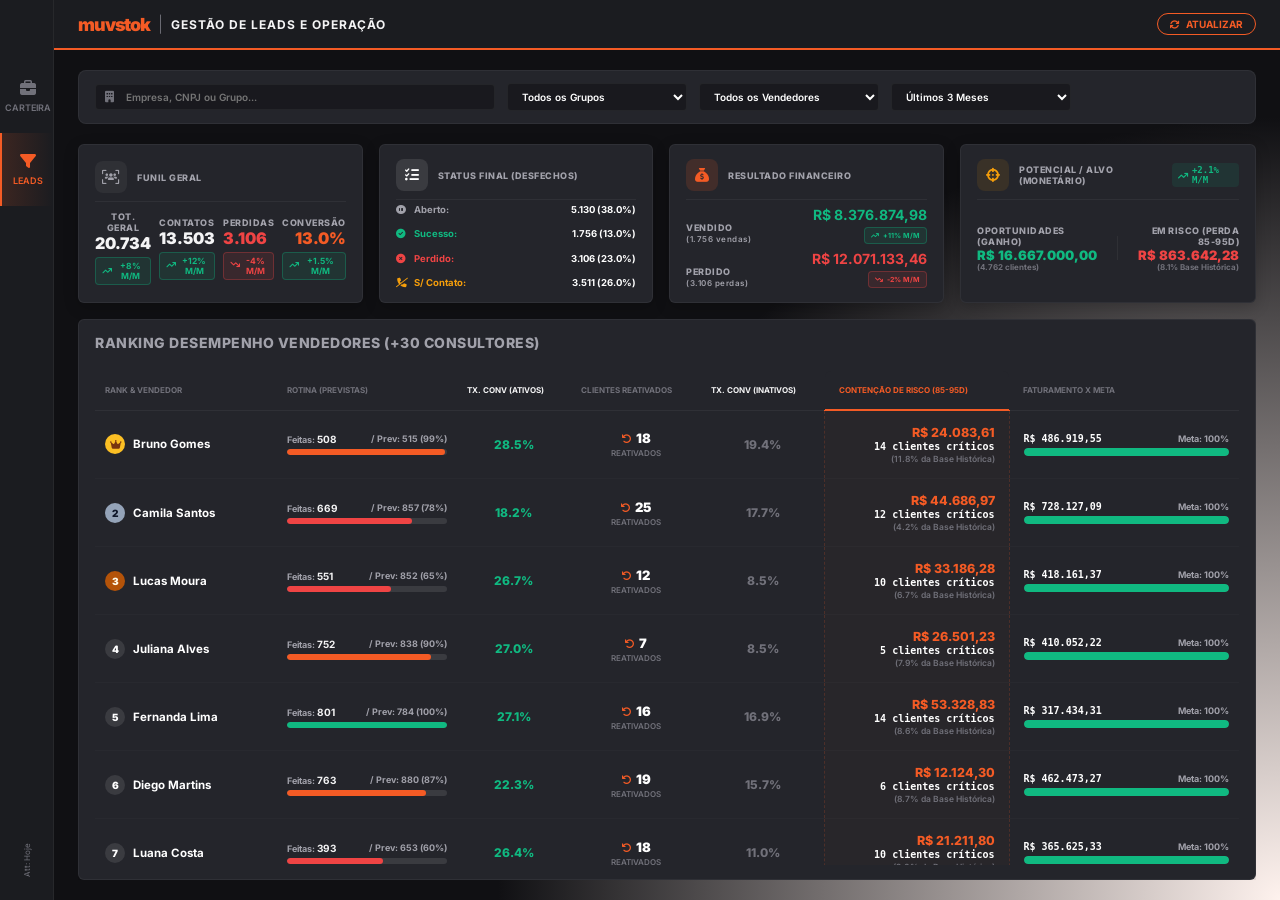
<file: leads.html>
<!DOCTYPE html>
<html lang="pt-BR">
<head>
    <meta charset="UTF-8">
    <meta name="viewport" content="width=device-width, initial-scale=1.0">
    <title>Muvstok | Gestão de Leads</title>
    <link rel="stylesheet" href="style.css">
    <link href="https://fonts.googleapis.com/css2?family=Inter:wght@400;500;600;700;800;900&display=swap" rel="stylesheet">
    <link href="https://cdnjs.cloudflare.com/ajax/libs/font-awesome/6.4.0/css/all.min.css" rel="stylesheet">
</head>
<body>
    
    <!-- Sidebar -->
    <aside class="sidebar">
        <nav class="nav-menu">
            <a href="index.html" class="nav-item">
                <i class="fa-solid fa-briefcase"></i>
                <span>Carteira</span>
            </a>
            <a href="leads.html" class="nav-item active">
                <i class="fa-solid fa-filter"></i>
                <span>Leads</span>
            </a>
        </nav>
        <div class="sidebar-footer">
            <span id="updateTime">Att: Hoje</span>
        </div>
    </aside>

    <!-- Main Wrapper -->
    <div class="main-wrapper">
        
        <!-- Header -->
        <header class="top-header">
            <div class="logo-area">
                <span class="logo-text">muvstok</span>
                <span class="separator">|</span>
                <span class="page-title">GESTÃO DE LEADS E OPERAÇÃO</span>
            </div>
            <div class="header-actions">
                <button class="icon-btn">
                    <i class="fa-solid fa-arrows-rotate"></i> Atualizar
                </button>
            </div>
        </header>

        <!-- Content Area -->
        <main class="content-area">

            <!-- Global Dashboard Filters -->
            <div class="global-filters">
                <div class="input-wrapper">
                    <i class="fa-solid fa-building"></i>
                    <input type="text" id="globalEmpresa" placeholder="Empresa, CNPJ ou Grupo..." class="muv-input">
                </div>
                <select id="globalGrupo" class="muv-select">
                    <option value="all">Todos os Grupos</option>
                    <option value="G1">Macromaq</option>
                    <option value="G2">G. Silva</option>
                    <option value="G3">Viação SC</option>
                </select>
                <select id="globalVendedor" class="muv-select">
                    <option value="all">Todos os Vendedores</option>
                    <option value="ana">Ana Paula</option>
                    <option value="joao">João Carlos</option>
                    <option value="lucas">Lucas Moura</option>
                    <option value="thiago">Thiago Silva</option>
                </select>
                <select id="globalPeriodo" class="muv-select">
                    <option value="3m">Últimos 3 Meses</option>
                    <option value="mes">Mês Atual</option>
                    <option value="6m">Últimos 6 Meses</option>
                    <option value="ano">Ano Atual</option>
                </select>
            </div>
            
            <!-- KPI's top row -->
            <section class="kpi-row">
                
                <!-- Card 1: Funil Geral -->
                <div class="panel kpi-card dual-card" style="padding:16px;">
                    <div class="dual-card-top">
                        <div class="kpi-icon"><i class="fa-solid fa-users-viewfinder"></i></div>
                        <span class="kpi-label">FUNIL GERAL</span>
                    </div>
                    <div class="kpi-info-dual" style="gap:8px; display:flex; justify-content:space-between;">
                        <div class="kpi-split" style="text-align:center; flex:1;">
                            <span class="kpi-label">TOT. GERAL</span>
                            <h2 id="kpi-total-geral" style="font-size:16px;">0</h2>
                            <div class="metric-mom positive"><i class="fa-solid fa-arrow-trend-up"></i> +8% M/M</div>
                        </div>
                        <div class="kpi-split" style="text-align:center; flex:1;">
                            <span class="kpi-label">CONTATOS</span>
                            <h2 id="kpi-total-contatos" style="font-size:16px;">0</h2>
                            <div class="metric-mom positive"><i class="fa-solid fa-arrow-trend-up"></i> +12% M/M</div>
                        </div>
                        <div class="kpi-split" style="text-align:center; flex:1;">
                            <span class="kpi-label">PERDIDAS</span>
                            <h2 id="kpi-vend-perd-funil" class="danger-txt" style="font-size:16px;">0</h2>
                            <div class="metric-mom negative"><i class="fa-solid fa-arrow-trend-down"></i> -4% M/M</div>
                        </div>
                        <div class="kpi-split right" style="text-align:center; flex:1;">
                            <span class="kpi-label">CONVERSÃO</span>
                            <h2 id="kpi-tx-conv" class="highlight" style="color:#f45b25; font-size:16px;">0%</h2>
                            <div class="metric-mom positive"><i class="fa-solid fa-arrow-trend-up"></i> +1.5% M/M</div>
                        </div>
                    </div>
                </div>

                <!-- Card 2: Status Final -->
                <div class="panel kpi-card dual-card">
                    <div class="dual-card-top">
                        <div class="kpi-icon highlight" style="color:white; background:rgba(255,255,255,0.1)"><i class="fa-solid fa-list-check"></i></div>
                        <span class="kpi-label">STATUS FINAL (DESFECHOS)</span>
                    </div>
                    <div class="kpi-info-dual" style="flex-direction:column; gap:6px; margin-top:4px;">
                        <div style="display:flex; justify-content:space-between; width:100%; font-size:9.5px; font-weight:700;">
                            <span style="color:var(--text-secondary)"><i class="fa-solid fa-circle-pause" style="margin-right:6px;"></i> Aberto:</span>
                            <strong id="kpi-sf-aberto" style="color:white;">0 (0%)</strong>
                        </div>
                        <div style="display:flex; justify-content:space-between; width:100%; font-size:9.5px; font-weight:700;">
                            <span style="color:var(--color-ok)"><i class="fa-solid fa-circle-check" style="margin-right:6px;"></i> Sucesso:</span>
                            <strong id="kpi-sf-sucesso" style="color:white;">0 (0%)</strong>
                        </div>
                        <div style="display:flex; justify-content:space-between; width:100%; font-size:9.5px; font-weight:700;">
                            <span style="color:var(--color-danger)"><i class="fa-solid fa-circle-xmark" style="margin-right:6px;"></i> Perdido:</span>
                            <strong id="kpi-sf-perdido" style="color:white;">0 (0%)</strong>
                        </div>
                        <div style="display:flex; justify-content:space-between; width:100%; font-size:9.5px; font-weight:700;">
                            <span style="color:var(--color-warning)"><i class="fa-solid fa-phone-slash" style="margin-right:4px;"></i> S/ Contato:</span>
                            <strong id="kpi-sf-scontato" style="color:white;">0 (0%)</strong>
                        </div>
                    </div>
                </div>

                <!-- Card 3: Faturamento Resultante -->
                <div class="panel kpi-card dual-card">
                    <div class="dual-card-top">
                        <div class="kpi-icon highlight"><i class="fa-solid fa-sack-dollar"></i></div>
                        <span class="kpi-label">RESULTADO FINANCEIRO</span>
                    </div>
                    <div class="kpi-info-dual" style="flex-direction:column; gap:8px; margin-top:8px;">
                        <div style="display:flex; justify-content:space-between; align-items:flex-end; width:100%;">
                            <span class="kpi-label">VENDIDO <br><span id="kpi-rf-qtd-suc" style="text-transform:none; font-weight:600; font-size:8px;">(0 vendas)</span></span>
                            <div style="text-align:right;">
                                <h2 id="kpi-rf-val-suc" class="ok-txt" style="font-size:14px; line-height:1;">R$ 0,00</h2>
                                <div class="metric-mom positive" style="margin-top:2px; font-size:7px;"><i class="fa-solid fa-arrow-trend-up"></i> +11% M/M</div>
                            </div>
                        </div>
                        <div style="display:flex; justify-content:space-between; align-items:flex-end; width:100%;">
                            <span class="kpi-label">PERDIDO <br><span id="kpi-rf-qtd-perd" style="text-transform:none; font-weight:600; font-size:8px;">(0 perdas)</span></span>
                            <div style="text-align:right;">
                                <h2 id="kpi-rf-val-perd" class="danger-txt" style="font-size:14px; line-height:1;">R$ 0,00</h2>
                                <div class="metric-mom negative" style="margin-top:2px; font-size:7px;"><i class="fa-solid fa-arrow-trend-down"></i> -2% M/M</div>
                            </div>
                        </div>
                    </div>
                </div>

                <!-- Card 4: Potencial / Alvo (Monetário) -->
                <div class="panel kpi-card dual-card">
                    <div class="dual-card-top">
                        <div class="kpi-icon warning"><i class="fa-solid fa-crosshairs"></i></div>
                        <span class="kpi-label">POTENCIAL / ALVO (MONETÁRIO)</span>
                        <div class="kpi-trend positive"><i class="fa-solid fa-arrow-trend-up"></i> +2.1% M/M</div>
                    </div>
                    <div class="kpi-info-dual" style="gap:12px;">
                        <div class="kpi-split">
                            <span class="kpi-label">OPORTUNIDADES (GANHO)</span>
                            <h2 id="kpi-opor-rs" class="ok-txt" style="font-size:13px;">R$ 0,00</h2>
                            <span id="kpi-opor-qtd" style="font-size:8px; color:var(--text-muted); font-weight:700;">(0 clientes)</span>
                        </div>
                        <div class="separator-v"></div>
                        <div class="kpi-split right">
                            <span class="kpi-label">EM RISCO (PERDA 85-95D)</span>
                            <h2 id="kpi-risco-rs-card" class="danger-txt" style="font-size:13px;">R$ 0,00</h2>
                            <span id="kpi-risco-pct-card" style="font-size:8px; color:var(--text-muted); font-weight:700;">(0% Histórico)</span>
                        </div>
                    </div>
                </div>

            </section>

            <!-- Bottom Table - Full Width Ranking -->
            <section class="dashboard-grid" style="grid-template-columns: 1fr;">
                <div class="panel grid-panel flex-panel">
                    <div class="panel-header" style="margin-bottom: 8px;">
                        <h3 class="panel-title" style="font-size: 14px;">Ranking Desempenho Vendedores (+30 Consultores)</h3>
                    </div>
                    
                    <div class="table-responsive">
                        <table class="compact-table leads-table">
                            <thead>
                                <tr>
                                    <th>Rank & Vendedor</th>
                                    <th>Rotina (Previstas)</th>
                                    <th class="text-center" style="color:var(--text-primary)">Tx. Conv (Ativos)</th>
                                    <th class="text-center">Clientes Reativados</th>
                                    <th class="text-center" style="color:var(--text-primary)">Tx. Conv (Inativos)</th>
                                    <th class="text-right highlight-col-th" style="padding:14px;">Contenção de Risco (85-95D)</th>
                                    <th style="width:230px; padding-left:14px;">Faturamento x Meta</th>
                                </tr>
                            </thead>
                            <tbody id="rankingTbody">
                                <!-- Populated via leads.js -->
                            </tbody>
                        </table>
                    </div>
                </div>
            </section>

        </main>
    </div>

    <script src="leads.js"></script>
</body>
</html>
</file>
<file: style.css>
:root {
    --bg-page: #101013;
    --bg-sidebar: #1b1c20;
    --bg-panel: #24252b;
    --bg-panel-hover: #292a31;
    
    --text-primary: #f4f4f5;
    --text-secondary: #a1a1aa;
    --text-muted: #71717a;
    
    --muv-orange: #f45b25;
    --muv-orange-glow: rgba(244, 91, 37, 0.15);
    
    --border-color: rgba(255, 255, 255, 0.05);
    --border-radius: 6px;
    
    --color-ok: #10b981;
    --color-warning: #f59e0b;
    --color-danger: #ef4444;
}

* {
    margin: 0; padding: 0; box-sizing: border-box;
    font-family: 'Inter', sans-serif; -webkit-font-smoothing: antialiased;
}

body {
    background-color: var(--bg-page); color: var(--text-primary);
    display: flex; height: 100vh; overflow: hidden;
    background: radial-gradient(circle at 100% 100%, rgba(244, 91, 37, 0.08) 0%, var(--bg-page) 50%);
}

/* Sidebar - Compact */
.sidebar {
    width: 65px; background-color: var(--bg-sidebar); border-right: 1px solid var(--border-color);
    display: flex; flex-direction: column; justify-content: space-between; padding-top: 60px; z-index: 10;
}
.nav-menu { display: flex; flex-direction: column; }
.nav-item {
    display: flex; flex-direction: column; align-items: center; justify-content: center; gap: 6px;
    padding: 20px 0; color: var(--text-muted); text-decoration: none; transition: 0.2s;
    border-left: 2px solid transparent; cursor: pointer;
}
.nav-item i { font-size: 16px; }
.nav-item span { font-size: 9px; font-weight: 600; text-transform: uppercase; letter-spacing: 0px;}

.nav-item:hover { color: var(--text-primary); background-color: rgba(255,255,255,0.02);}
.nav-item.active {
    color: var(--muv-orange); border-left-color: var(--muv-orange);
    background: linear-gradient(90deg, var(--muv-orange-glow), transparent);
}
.sidebar-footer { padding: 10px 0; text-align: center; }
.sidebar-footer span { font-size: 8px; color: var(--text-muted); display: block; transform: rotate(-90deg); white-space: nowrap; margin-bottom: 25px;}

/* Main Wrapper & Header - Compact */
.main-wrapper {
    flex-grow: 1; display: flex; flex-direction: column; height: 100%;
}
.top-header {
    height: 50px; display: flex; align-items: center; justify-content: space-between;
    padding: 0 24px; border-bottom: 2px solid var(--muv-orange);
    background-color: var(--bg-sidebar); flex-shrink: 0;
}
.logo-area { display: flex; align-items: center; gap: 8px; }
.logo-text { font-size: 18px; font-weight: 900; color: var(--muv-orange); letter-spacing: -1px; }
.separator { color: var(--text-muted); font-weight: 300; }
.page-title { font-size: 12px; font-weight: 700; color: var(--text-primary); text-transform: uppercase; letter-spacing: 1px;}
.header-actions .icon-btn {
    background: none; border: 1px solid var(--muv-orange); color: var(--muv-orange);
    border-radius: 40px; padding: 4px 12px; font-size: 10px; font-weight: 700; text-transform: uppercase; cursor: pointer;
    display: flex; align-items: center; gap: 6px; transition: 0.2s;
}
.header-actions .icon-btn:hover { background-color: var(--muv-orange-glow); }

/* Content Grid Area - Filling viewport gracefully */
.content-area {
    padding: 20px 24px; display: flex; flex-direction: column; gap: 16px;
    height: calc(100vh - 50px); overflow: hidden; 
}

/* Global Filters */
.global-filters {
    display: flex; gap: 12px; margin-bottom: 4px; align-items: center; justify-content: flex-start;
    background: var(--bg-panel); padding: 12px 16px; border-radius: 8px; border: 1px solid rgba(255,255,255,0.05); flex-shrink: 0;
}
.global-filters .input-wrapper { flex: 1; max-width: 400px; display: flex; align-items: center;}
.global-filters .muv-select { width: 180px; }

/* Base Panel */
.panel {
    background-color: var(--bg-panel); border-radius: var(--border-radius);
    border: 1px solid var(--border-color); padding: 14px 16px;
    box-shadow: 0 4px 15px rgba(0,0,0,0.2);
}

/* KPI Row - Fixed Flex Alignments */
.kpi-row { display: grid; grid-template-columns: repeat(4, 1fr); gap: 16px; flex-shrink: 0;}

/* Dual KPI Card modifications (Splits with Center Percentage) */
.dual-card { 
    display: flex; flex-direction: column; align-items: stretch; justify-content: space-between; 
    min-height: 90px;
}
.dual-card-top { 
    display: flex; align-items: center; gap: 10px; padding-bottom: 8px; border-bottom: 1px solid rgba(255,255,255,0.05);
}
.dual-card-top .kpi-icon { 
    width: 32px; height: 32px; font-size: 14px; border-radius: 8px; background-color: rgba(255,255,255,0.05);
    display: flex; align-items: center; justify-content: center; color: var(--text-secondary); flex-shrink: 0;
}
.dual-card-top .kpi-icon.danger { background-color: rgba(239, 68, 68, 0.1); color: var(--color-danger); }
.dual-card-top .kpi-icon.warning { background-color: rgba(245, 158, 11, 0.1); color: var(--color-warning); }
.dual-card-top .kpi-icon.highlight { background-color: var(--muv-orange-glow); color: var(--muv-orange); }

.kpi-label { font-size: 9px; font-weight: 800; color: var(--text-secondary); text-transform: uppercase; letter-spacing: 0.5px; }

/* Enforcing full use of the space without wrapping lines */
.kpi-info-dual { 
    display: flex; align-items: center; justify-content: space-between; 
    margin-top: 8px; flex-grow: 1;
}
.kpi-split { display: flex; flex-direction: column; flex: 1; align-items: flex-start;}
.kpi-split.right { justify-content: flex-end; align-items: flex-end; text-align: right; }
.kpi-split h2 { 
    font-size: 13.5px; /* Scaled to strictly prevent line-breaks on R$ xxx.xxx */
    font-weight: 900; margin-top: 2px; line-height: 1; 
    white-space: nowrap; /* CRITICAL: Prevent wrapping */
}

/* Trend Badges */
.kpi-trend { font-size: 9px; font-weight: 800; padding: 2px 6px; border-radius: 4px; margin-left: auto; display: flex; align-items: center; gap: 4px; font-family: monospace;}
.kpi-trend.positive { color: var(--color-ok); background: rgba(16, 185, 129, 0.1); }
.kpi-trend.negative { color: var(--color-danger); background: rgba(239, 68, 68, 0.1); }

/* Compact Percentage Badge styling */
.kpi-percent-badge {
    background-color: rgba(255,255,255,0.05); border: 1px solid var(--border-color);
    color: var(--text-secondary); font-size: 9px; font-weight: 800; padding: 2px 6px; border-radius: 12px;
    margin: 0 4px; flex-shrink: 0; white-space: nowrap;
}
.separator-v { width: 1px; background-color: rgba(255,255,255,0.05); margin: 0 8px; height:24px; flex-shrink:0;}

.ok-txt { color: var(--color-ok) !important; }
.danger-txt { color: var(--color-danger) !important; }
.warning-txt { color: var(--color-warning) !important; }

/* Dashboard 2-Column Grid */
.dashboard-grid {
    display: grid;
    grid-template-columns: 1fr 1fr; 
    gap: 16px; flex-grow: 1; height: 100%; overflow: hidden; 
    min-height: 0; 
}
.col-left { display: grid; grid-template-rows: 1fr 1fr; gap: 16px; min-height: 0;}

.grid-panel { display: flex; flex-direction: column; height: 100%; overflow: hidden; }
.flex-panel { flex-grow: 1; }
.panel-header { display: flex; justify-content: space-between; align-items: flex-start; }
.panel-title { font-size: 11px; font-weight: 800; text-transform: uppercase; color: var(--text-secondary); letter-spacing: 0.5px; margin-bottom: 4px;}


/* Side-by-side Connected Label Logic for Doughnut */
.raiox-container { 
    display: flex; align-items: center; justify-content: center; width: 100%; height: 100%; 
    min-height: 0; margin-top: 8px; 
}
.raiox-chart-box { 
    width: 45%; height: 100%; position: relative; display: flex; align-items: center; justify-content: center;
}
.raiox-chart-box canvas { width: 100% !important; height: 100% !important; }

.raiox-legend-box { 
    width: 55%; display: flex; flex-direction: column; justify-content: center; gap: 16px;
    padding-left: 10px;
}
.raiox-line-item { display: flex; align-items: flex-start; }
.raiox-dash { width: 24px; height: 2px; margin-right: 8px; margin-top: 6px; flex-shrink: 0;}
.raiox-info { display: flex; flex-direction: column; gap: 2px;}
.raiox-info span { font-size: 8.5px; font-weight: 800; text-transform: uppercase; color: var(--text-secondary); }
.raiox-info strong { font-size: 15px; font-weight: 900; white-space: nowrap; line-height: 1;}


/* Recency Compact Table */
.table-responsive { flex-grow: 1; overflow-y: auto; margin-top: 8px; }
.table-responsive::-webkit-scrollbar { width: 4px; }
.table-responsive::-webkit-scrollbar-thumb { background: rgba(255,255,255,0.1); border-radius: 4px; }
.compact-table { width: 100%; border-collapse: collapse; }
.compact-table th { 
    text-align: left; font-size: 8px; color: var(--text-muted); text-transform: uppercase; 
    padding: 6px 4px; border-bottom: 1px solid rgba(255,255,255,0.05); position: sticky; top: 0; background-color: var(--bg-panel);
}
.compact-table td { 
    padding: 10px 4px; font-size: 10px; font-weight: 600; color: white; border-bottom: 1px solid rgba(255,255,255,0.02); 
    white-space: nowrap;
}

/* Enterprise List inside Right Panel */
.tall-panel { display: flex; flex-direction: column; min-height: 0;}
.list-filters { display: flex; gap: 10px; margin-bottom: 14px; padding-bottom: 12px; border-bottom: 1px solid rgba(255,255,255,0.05); flex-shrink:0;}
.input-wrapper { flex-grow: 1; position: relative; display: flex; align-items: center;}
.input-wrapper i { position: absolute; left: 10px; font-size: 12px; color: var(--text-muted);}
.muv-input { 
    width: 100%; background: rgba(0,0,0,0.3); border: 1px solid var(--border-color); color: white;
    border-radius: 4px; padding: 6px 10px 6px 30px; font-size: 10px; font-weight: 600; outline: none; transition: 0.2s;
}
.muv-input:focus { border-color: var(--muv-orange); }
.muv-select {
    background: rgba(0,0,0,0.3); border: 1px solid var(--border-color); color: white;
    border-radius: 4px; padding: 6px 10px; font-size: 10px; font-weight: 600; outline: none; cursor: pointer;
}

.list-container { display: flex; flex-direction: column; gap: 8px; overflow-y: auto; overflow-x: hidden; padding-right: 5px; flex-grow: 1;}
.list-container::-webkit-scrollbar { width: 4px; }
.list-container::-webkit-scrollbar-thumb { background: rgba(255,255,255,0.1); border-radius: 4px; }

.empresa-item {
    display: flex; justify-content: space-between; align-items: center; padding: 10px 12px;
    background-color: rgba(0,0,0,0.2); border-radius: 6px; border: 1px solid transparent; 
    border-left: 4px solid transparent;
    flex-shrink: 0;
}
.empresa-item.status-green { border-left-color: var(--color-ok); }
.empresa-item.status-yellow { border-left-color: var(--color-warning); }
.empresa-item.status-red { border-left-color: var(--color-danger); }

.empresa-item:hover { border-color: rgba(255,255,255,0.05); }

.em-info { display: flex; flex-direction: column; gap: 4px; }
.em-name { font-size: 11px; font-weight: 800; color: white; white-space: nowrap; overflow: hidden; text-overflow: ellipsis;}
.em-seller { font-size: 9px; font-weight: 700; color: #aaaaaa; }
.em-tags { display: flex; align-items: center; gap: 6px; font-size: 8px; font-weight: 700; text-transform: uppercase;}
.pill { padding: 3px 6px; border-radius: 4px; }
.pill.curva { background: rgba(255,255,255,0.1); color: white; }

.em-values-right { display: flex; flex-direction: column; align-items: flex-end; gap: 4px; text-align: right;}
.em-val-primary { font-size: 11.5px; font-weight: 900; color: white; white-space: nowrap;}
.em-val-secondary { font-size: 8.5px; font-weight: 700; color: var(--text-muted); white-space: nowrap;}

/* Leads Table progress bars and Gamification */
.leads-table th, .leads-table td { padding: 14px 10px; vertical-align: middle; }
.rank-badge { 
    width: 20px; height: 20px; border-radius: 50%; display: inline-flex; align-items: center; justify-content: center; 
    font-size: 10px; font-weight: 900; background: rgba(255,255,255,0.1); color: white; margin-right: 8px; flex-shrink: 0;
}
.rank-badge.gold { background: #fbbf24; color: #78350f; }
.rank-badge.silver { background: #94a3b8; color: #0f172a; }
.rank-badge.bronze { background: #b45309; color: #fffbeb; }
.seller-td { display: flex; align-items: center; font-size: 11px; font-weight: 800; }

.progress-container { width: 100%; display: flex; flex-direction: column; gap: 4px; }
.progress-rail { width: 100%; height: 6px; background: rgba(255,255,255,0.1); border-radius: 4px; position: relative; overflow: hidden; }
.progress-fill { height: 100%; background: var(--muv-orange); border-radius: 4px; transition: 0.5s ease-out; }
.progress-fill.ok { background: var(--color-ok); }
.progress-fill.danger { background: var(--color-danger); }
.progress-labels { display: flex; justify-content: space-between; font-size: 9px; font-weight: 700; color: var(--text-secondary); }
.progress-labels strong { color: white; font-size: 10px;}

/* Specific alignment tweaks for the table */
.text-center { text-align: center; }
.text-right { text-align: right; }

.highlight-col-th { 
    background: rgba(244, 91, 37, 0.08); 
    color: var(--muv-orange) !important; 
    border-top-left-radius: 6px; 
    border-top-right-radius: 6px; 
    border-bottom: 2px solid var(--muv-orange) !important;
}
.highlight-col-td { 
    background: rgba(244, 91, 37, 0.02); 
    border-left: 1px dashed rgba(244, 91, 37, 0.2); 
    border-right: 1px dashed rgba(244, 91, 37, 0.2); 
}

/* Responsiveness */
@media (max-width: 1200px) {
    .dashboard-grid { grid-template-columns: 1fr; overflow-y: auto; }
    .content-area { overflow-y: auto; }
}
@media (max-width: 900px) {
    .kpi-row { grid-template-columns: 1fr 1fr; }
}
@media (max-width: 600px) {
    .kpi-row { grid-template-columns: 1fr; }
    .kpi-split h2 { font-size: 16px; }
}

/* MoM Metrics Leads */
.metric-mom { font-size: 8.5px; margin-top: 6px; display: inline-flex; align-items: center; gap: 4px; padding: 3px 6px; border-radius: 4px; font-weight: 700; border: 1px solid transparent;}
.metric-mom.positive { background: rgba(16, 185, 129, 0.1); color: var(--color-ok); border-color: rgba(16, 185, 129, 0.3);}
.metric-mom.negative { background: rgba(239, 68, 68, 0.1); color: var(--color-danger); border-color: rgba(239, 68, 68, 0.3);}
</file>
